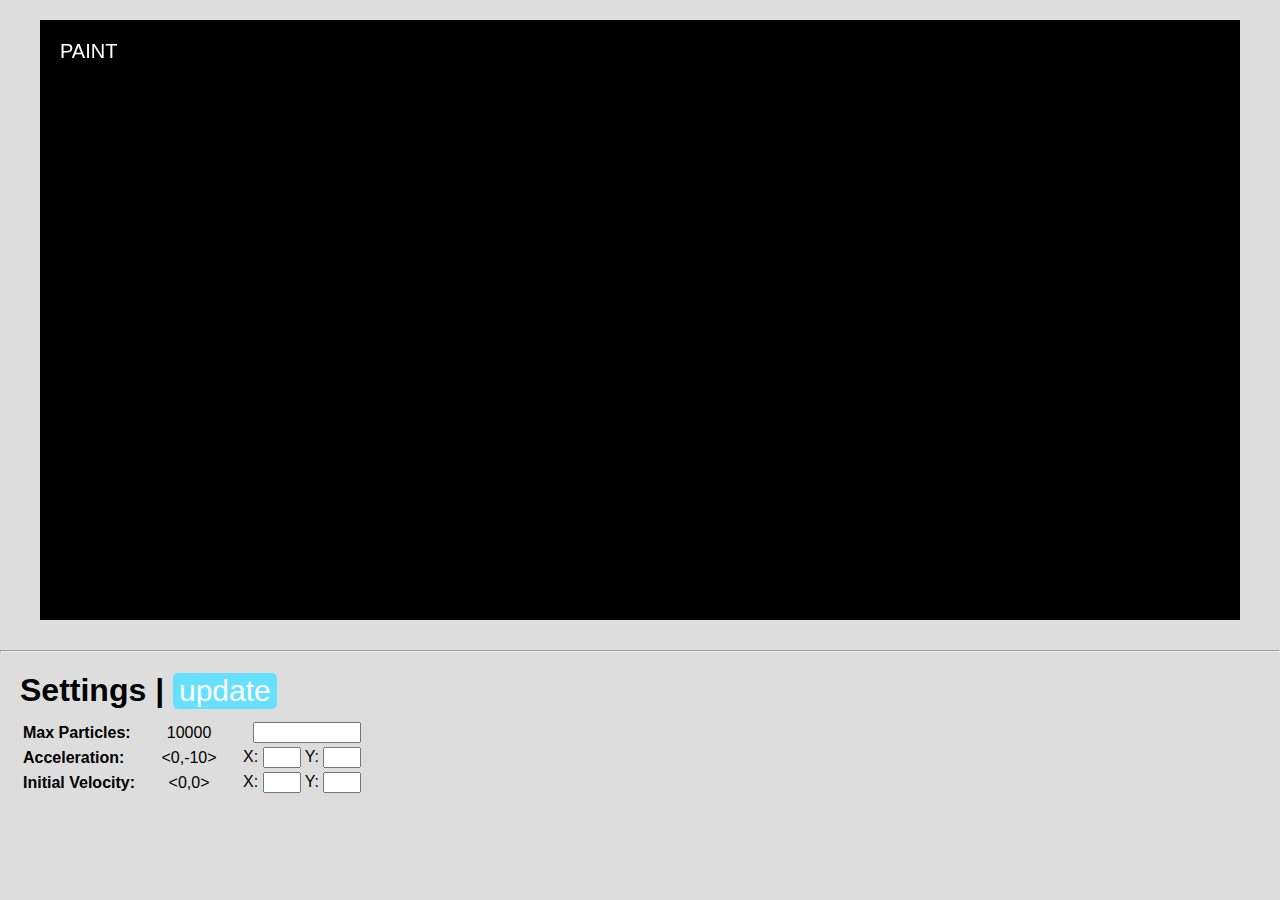
<file: particle/index.html>
<!DOCTYPE html>
<html>
  <head>
    <link rel="stylesheet" type="text/css" href="style.css">
    <script src="jquery-1.11.0.min.js"></script>
    <script src="script.js"></script>
  </head>
  <body>
    <div class="canvas_wrapper">
      <div id="mode">paint</div>
      <canvas>
      </canvas>
    </div>
    <hr>
    <div id="settings">
      <h1>Settings | </h1><button type='button' id="updateSettings">update</button>
      <form action="" name="settings">
        <table>
          <tr>
            <td class="label">Max Particles:</td>
            <td id="maxvalue" class="value" align="center">10000</td>
            <td align="right">
              <input type="text" name="max" id="max">
            </td>
          </tr>
          
          <tr>
            <td class="label">Acceleration:</td>
            <td id="accelvalue" class="value" align="center"><0,-10></td>
            <td align="right">
              X: <input type="text" name="accelX" id="accelX">
              Y: <input type="text" name="accelY" id="accelY">
            </td>
          </tr>

          <tr>
            <td class="label">Initial Velocity:</td>
            <td id="velvalue" class="value" align="center"><0,0></td>
            <td align="right">
              X: <input type="text" name="velX" id="velX">
              Y: <input type="text" name="velY" id="velY">
            </td>
          </tr>
        </table>
        
      </form>
    </div>
  </body>
</html>
</file>
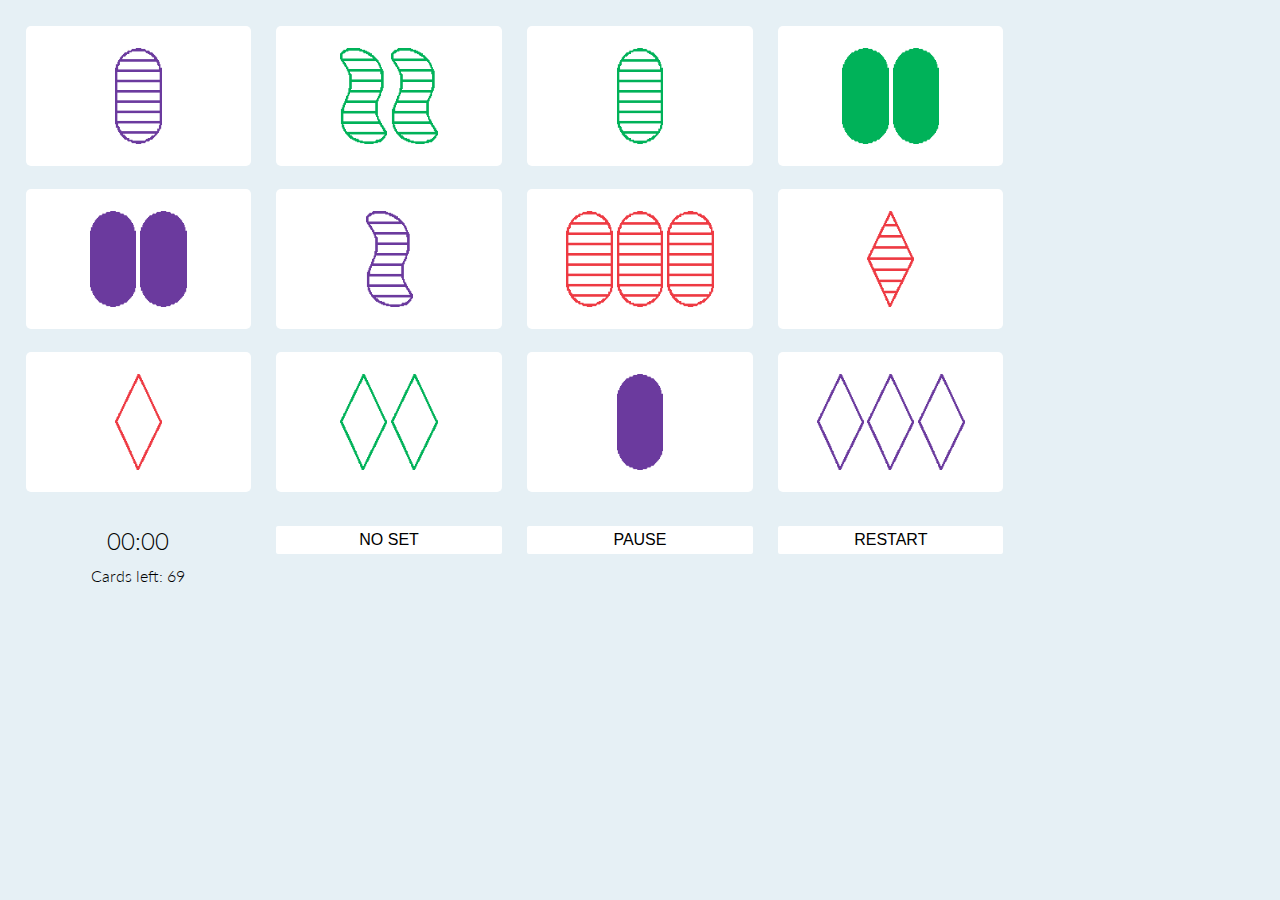
<file: set/index.html>
<!DOCTYPE html>
<html>
  <head>
    <link href="https://fonts.googleapis.com/css?family=Lato:100,300,400" rel="stylesheet">
    <link rel="stylesheet" type="text/css" href="css/symbols.css">
    <link rel="stylesheet" type="text/css" href="css/style.css">
    <script src="https://ajax.googleapis.com/ajax/libs/jquery/1.12.0/jquery.min.js"></script>
    <script src="js/card.js"></script>
    <script src="js/deck.js"></script>
    <script src="js/game.js"></script>
    <script src="js/keyboard.js"></script>
    <script src="js/script.js"></script>
  </head>
  <body>
    <div class="pause-blanket">
      <div class="resume">RESUME</div>
      <div class="paused-time"></div>
    </div>
    <div class="blanket">
      <div class="gameover">
        GAME OVER
        <hr>
        <span class="score"></span>
        <button class="restart play-again">PLAY AGAIN</button>
      </div>
    </div>
    <div class="game-container">
    	<div class="game"></div>
      <div class="menu">
        <div class="menu-block">
          <div class="time">00:00</div>
          <div class="card-count">Cards left: 69</div>
        </div>
        <div class="menu-block">
          <button class = "menu-button noset">NO SET</button>
        </div>
        <div class="menu-block">
          <button class = "menu-button pause">PAUSE</button>
        </div>
        <div class="menu-block">
          <button class = "menu-button restart">RESTART</button>
        </div>
      </div>
    </div>
  </body>
</html>
</file>
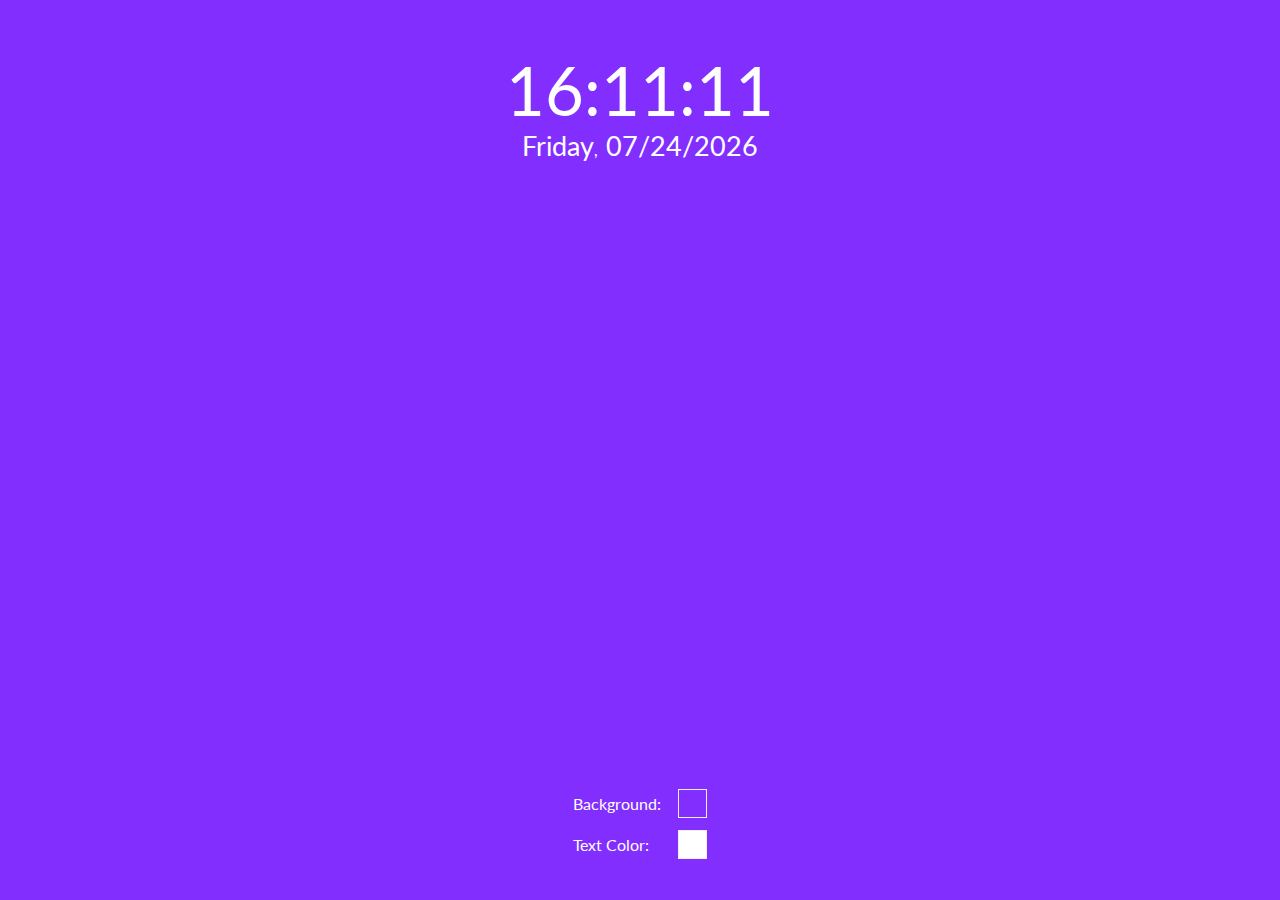
<file: time/index.html>
<!DOCTYPE html>
<html>
  <head>
    <link rel="stylesheet" type="text/css" href="style.css">
    <script src="script.js"></script>
    <meta name="viewport" content="width=device-width, initial-scale=1">
    <link rel="preconnect" href="https://fonts.googleapis.com">
    <link rel="preconnect" href="https://fonts.gstatic.com" crossorigin>
    <link href="https://fonts.googleapis.com/css2?family=Lato&display=swap" rel="stylesheet">
  </head>
  <body>
    <div class="container">
      <div class="clock">
        <div class="time_container">
          <span id="time"></span>
        </div>
        <div class="date_container">
          <span id="day"></span>,&nbsp;
          <span id="date"></span>
        </div>
      </div>
      <div class="grow"></div>
      <div class="options">
        <table>
          <tr>
            <td class="label" align="left">Background:</td>
            <td><input id="background" type="color" value="#822EFF"/></td>
          </tr>
          <tr>
            <td class="label" align="left">Text Color:</td>
            <td><input id="text_color" type="color" value="#FFFFFF"/></td>
          </tr>
        </table>
      </div>
    </div>
  </body>
</html>
</file>
<file: particle/style.css>
html, body {
    margin: 0;
    padding: 0;
    background-color: #DDDDDD;
    -webkit-touch-callout: none;
    -webkit-user-select: none;
    -khtml-user-select: none;
    -moz-user-select: none;
    -ms-user-select: none;
    user-select: none;
    font-family: Helvetica;
}

h1 {
    display: inline;
}

canvas {
    margin:auto;
    display: block;
    background-color: black;
    height:600px;
    width:1200px;
}

.canvas_wrapper {
    margin:20px auto 30px auto;
    height: 600px;
    width: 1200px;
    display:block;
    position:relative;
}

#mode {
    color: white;
    position: absolute;
    top: 20px;
    left: 20px;
    font-size: 15pt;
    text-transform: uppercase;
}

#settings {
    margin: 20px 0 20px 20px;
}

form {
    margin-top: 10px;
}

.label{
    font-weight:bold;
}

.value{
    width: 100px;
}

#max{
    width: 100px;
}

#velX, #velY, #accelX, #accelY {
    width: 30px;
}

#updateSettings {
    background-color: #66E0FF;
    border: none;
    outline:none;
    font-size: 30px;
    border-radius: 5px;
    color: white;
}

#updateSettings:active{
    background-color:#5CCAE6;
}
</file>
<file: set/css/symbols.css>
.green-diamond-empty {
  background-image: url("../images/green_diamond_empty.png");
}

.green-diamond-filled {
  background-image: url("../images/green_diamond_filled.png");
}

.green-diamond-stripe {
  background-image: url("../images/green_diamond_stripe.png");
}

.green-round-empty {
  background-image: url("../images/green_round_empty.png");
}

.green-round-filled {
  background-image: url("../images/green_round_filled.png");
}

.green-round-stripe {
  background-image: url("../images/green_round_stripe.png");
}

.green-squiggle-empty {
  background-image: url("../images/green_squiggle_empty.png");
}

.green-squiggle-filled {
  background-image: url("../images/green_squiggle_filled.png");
}

.green-squiggle-stripe {
  background-image: url("../images/green_squiggle_stripe.png");
}

.purple-diamond-empty {
  background-image: url("../images/purple_diamond_empty.png");
}

.purple-diamond-filled {
  background-image: url("../images/purple_diamond_filled.png");
}

.purple-diamond-stripe {
  background-image: url("../images/purple_diamond_stripe.png");
}

.purple-round-empty {
  background-image: url("../images/purple_round_empty.png");
}

.purple-round-filled {
  background-image: url("../images/purple_round_filled.png");
}

.purple-round-stripe {
  background-image: url("../images/purple_round_stripe.png");
}

.purple-squiggle-empty {
  background-image: url("../images/purple_squiggle_empty.png");
}

.purple-squiggle-filled {
  background-image: url("../images/purple_squiggle_filled.png");
}

.purple-squiggle-stripe {
  background-image: url("../images/purple_squiggle_stripe.png");
}

.red-diamond-empty {
  background-image: url("../images/red_diamond_empty.png");
}

.red-diamond-filled {
  background-image: url("../images/red_diamond_filled.png");
}

.red-diamond-stripe {
  background-image: url("../images/red_diamond_stripe.png");
}

.red-round-empty {
  background-image: url("../images/red_round_empty.png");
}

.red-round-filled {
  background-image: url("../images/red_round_filled.png");
}

.red-round-stripe {
  background-image: url("../images/red_round_stripe.png");
}

.red-squiggle-empty {
  background-image: url("../images/red_squiggle_empty.png");
}

.red-squiggle-filled {
  background-image: url("../images/red_squiggle_filled.png");
}

.red-squiggle-stripe {
  background-image: url("../images/red_squiggle_stripe.png");
}
</file>
<file: set/css/style.css>
body {
  background-color: #e6f0f5;
  user-select: none;
  font-family: 'Lato', sans-serif;
  font-weight: 300;
  margin: 0;
}

button {
  border: none;
  background-color: #fff;
  font-size: 16px;
  width: 100%;
  padding: 5px 0;
  border-radius: 2px;
  transition: all 0.3s ease;
  cursor: pointer;
}

button:hover {
  background-color: #f3f3f3;
}

button:focus {
  outline: none;
}

.game {
  background-color: #e6f0f5;
  width: 100%;
  display: inline-block;
  vertical-align: top;
  overflow-y: auto;
  white-space: nowrap;
}

.column {
  width: 17.6%;
  margin: 2% 0 0 2%;
  display: inline-block;
  vertical-align: top;
  transition: all 0.3s ease;
}

.column:last-child {
  margin-right: 2%;
}

.card {
  width: 100%;
  background-color: #fff;
  cursor: pointer;
  box-sizing: border-box;
  padding: 10%;
  margin-bottom: 10%;
  text-align: center;
  transition: all 0.3s ease;
  border-radius: 5px;
}

.symbol {
  width: 26%;
  margin: 0 1%;
  height: 0;
  padding-bottom:53%;
  display: inline-block;
  vertical-align: top;
  background-size: 100% 100%;
}

.selected {
  background-color: #BFD6E0;
}

.incorrect {
  background-color: #FFC6B7;
}

.menu {
  vertical-align: top;
  box-sizing: border-box;
}

.menu-block {
  float: left;
  width: 17.6%;
  margin: 0 0 0 2%;
  text-align: center;
}

.menu-block button {
  margin-top: 5%;
}

.menu-button {
  margin: 0 0 7px 0;
}

.menu-button:hover {
  background-color: #BFD6E0;
}

.pause-blanket {
  font-size: 30px;
  text-align: center;
  color: white;
  display: none;
  position:absolute;
  width: 100%;
  height: 100%;
  background-color: #8CAEBF;
}

.blanket {
  display: none;
  position: absolute;
  background-color: black;
  width: 100%;
  height: 100%;
  opacity: .8;
  border: 1px solid black;
  z-index: 2;
}

.gameover {
  padding: 10px;
  border: 3px solid white;
  border-radius: 7px;
  font-size: 30px;
  display: none;
  text-align: center;
  background-color: black;
  margin: 10% 30% 0 30%;
  position: relative;
  width: 40%;
  height: 35%;
  opacity: 1;
  color: white;
}


.time {
  padding: 5%;
  font-size: 24px;

}

.card-count {
  margin: 0 0 20px 0;
}

.resume:hover {
  color: #47426f;
  cursor: pointer;
  border: 2px solid white;
}

.paused-time {
  font-size: 40px;
  margin-top: 10px;
}

.resume {
  transition: all 0.3s ease;
  background-color: transparent;
  margin: auto;
  margin-top: 20%;
  padding: 15px;
  width: 200px;
  border-radius: 5px;
  color: white;
  text-align: center;
  border: 2px solid #8CAEBF;
}

.play-again {
  position: absolute;
  bottom: 0;
  left: 0;
  font-size: 30px;
  font-weight: 300;
}

.play-again:hover {
  background-color: #e6f0f5;
  color: #5483c9;
}
</file>
<file: time/style.css>
html, body {
  height: 100%;
  width: 100%;
  overflow: hidden;
}

body {
  background-color: #822EFF;
  color: white;
  margin: 0;
  text-align: center;
  font-family: 'Lato', sans-serif;
}

table {
  border-spacing: 15px 10px;
}

.container {
  height: 100%;
  display: flex;
  flex-direction: column;
  justify-content: center;
}

#time {
  font-size: 50pt;
}

#day, #date {
  font-size: 20pt;
}

.grow {
  flex-grow: 1;
}

.clock {
  padding: 50px 0;
}

.options {
  margin: auto;
  padding: 30px 0;
}

.label {
  line-height: 28px;
}

input[type="color"] {
	-webkit-appearance: none;
  -webkit-border-radius: 0px;
	border: none;
  display: flex;
  font-size: 16px;
  padding: 1px;
	width: 29px;
	height: 29px;
}
input[type="color"]::-webkit-color-swatch-wrapper {
	padding: 0;
}
input[type="color"]::-webkit-color-swatch {
	border: none;
}
</file>
